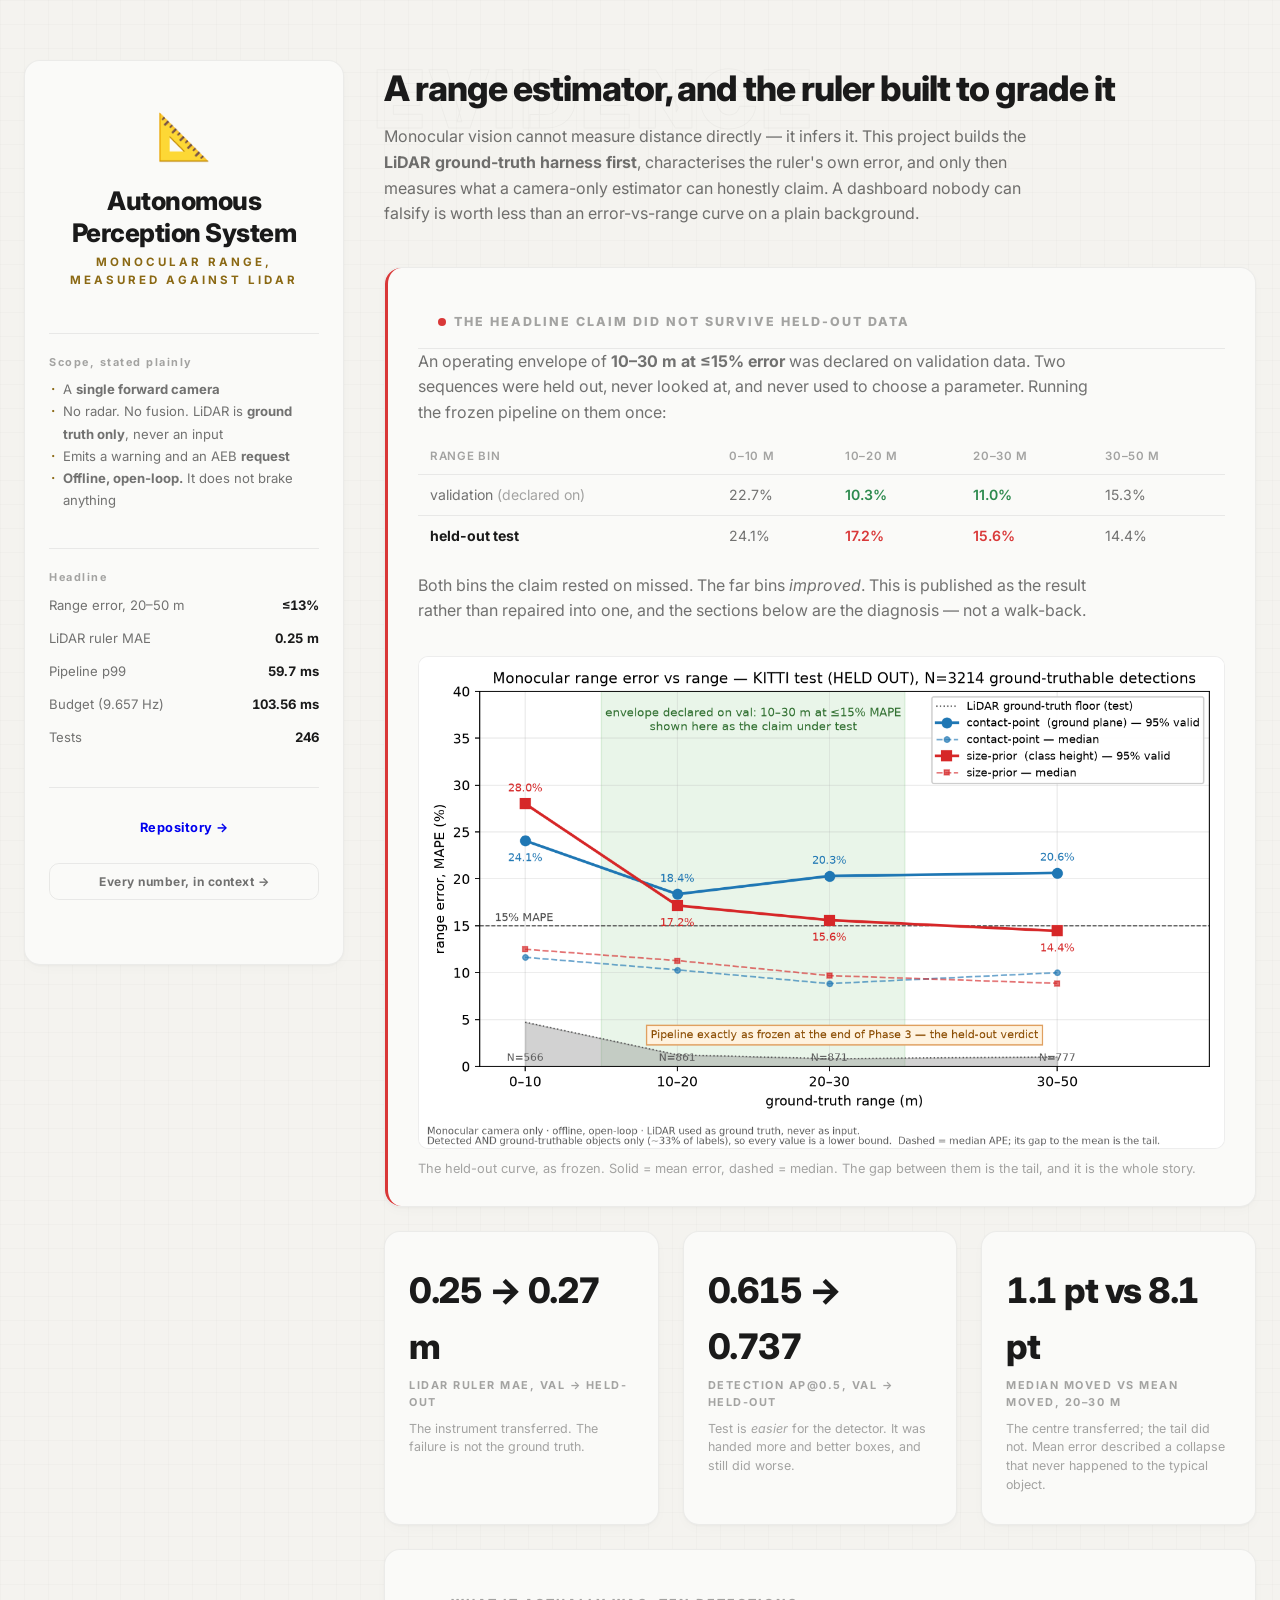
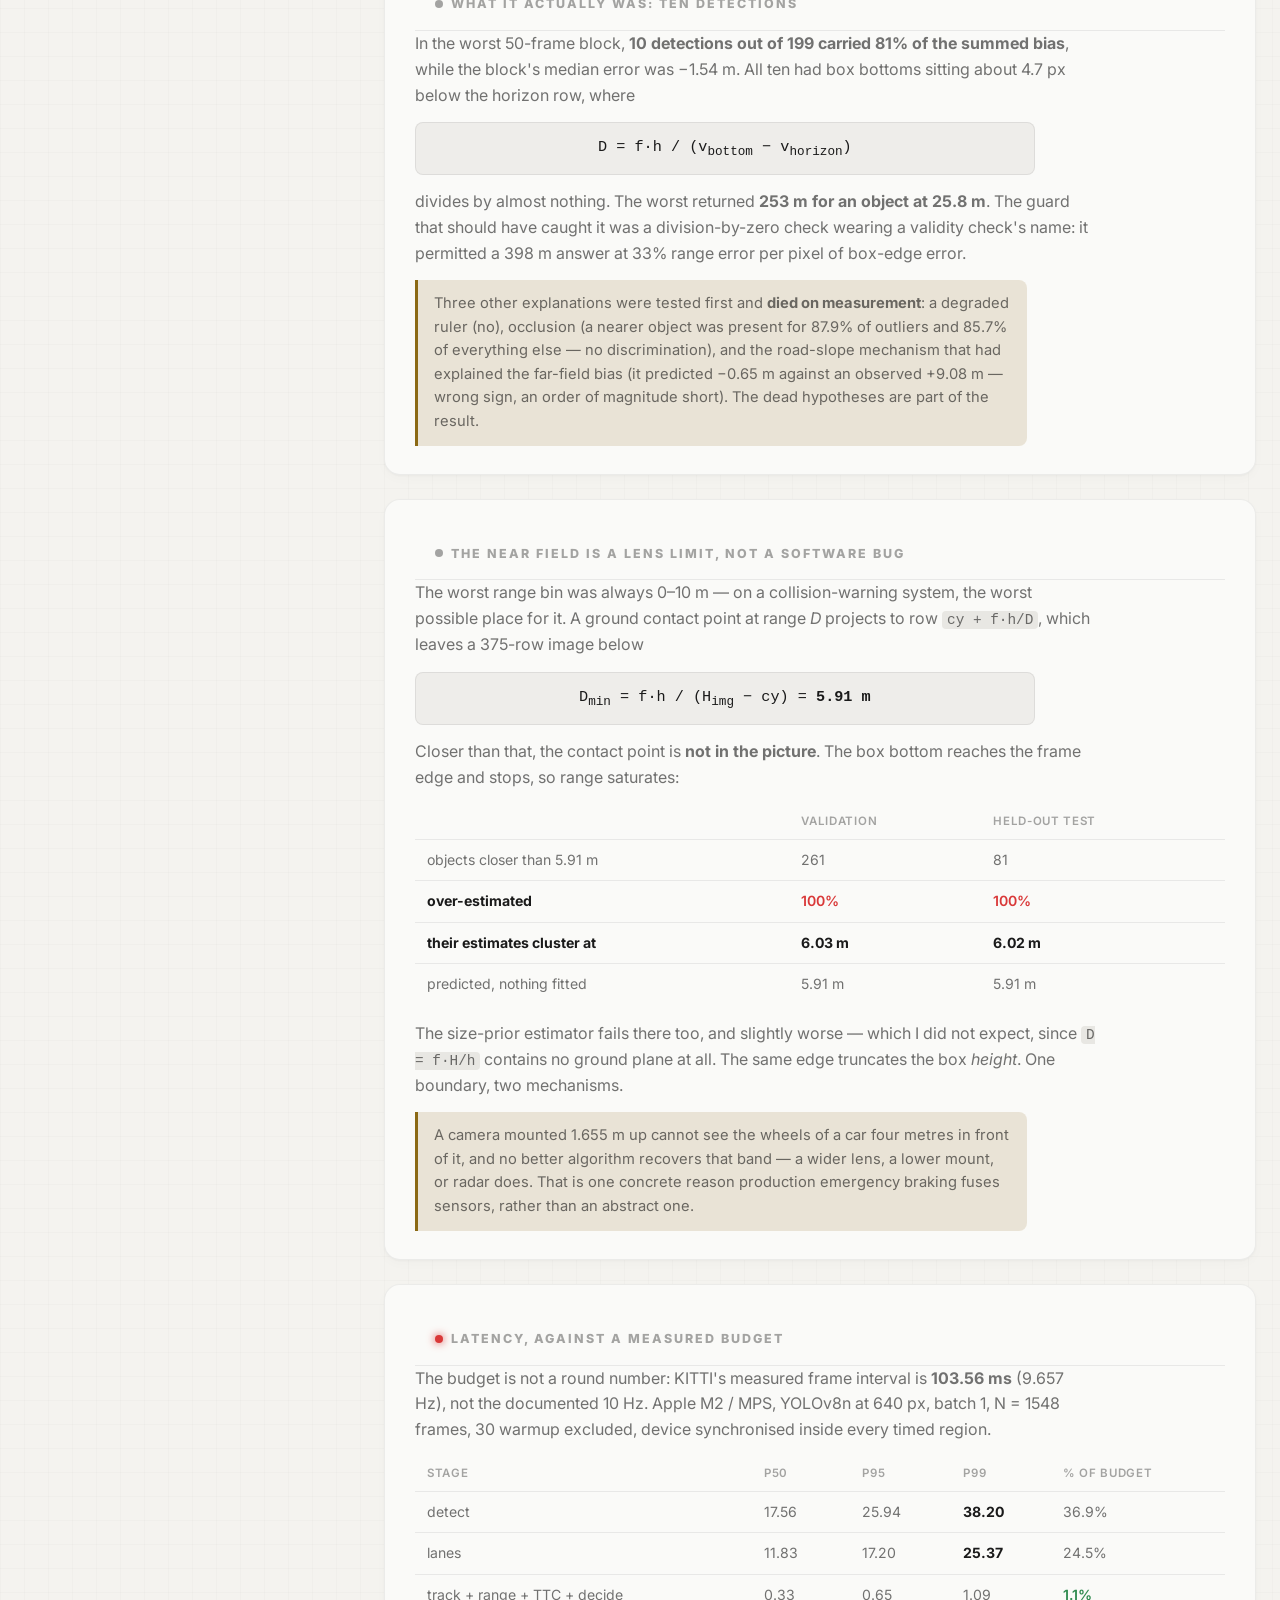
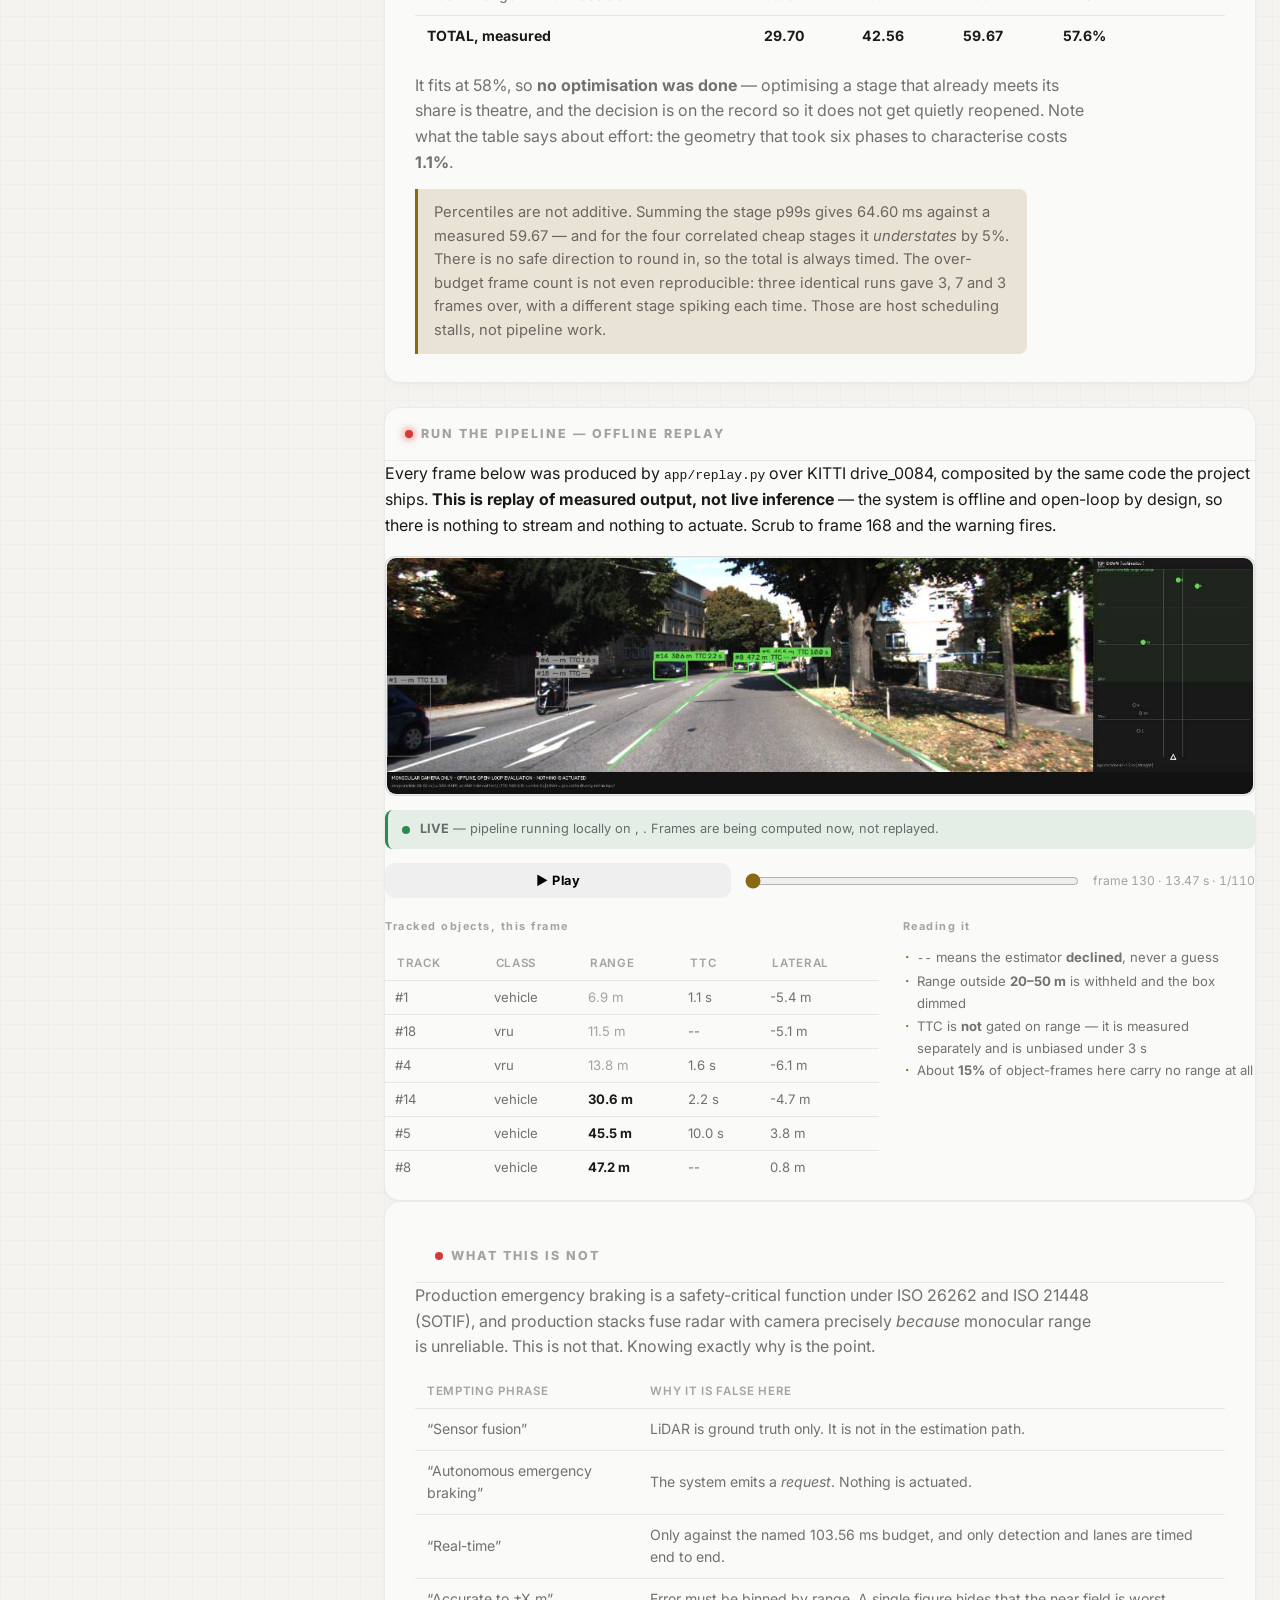
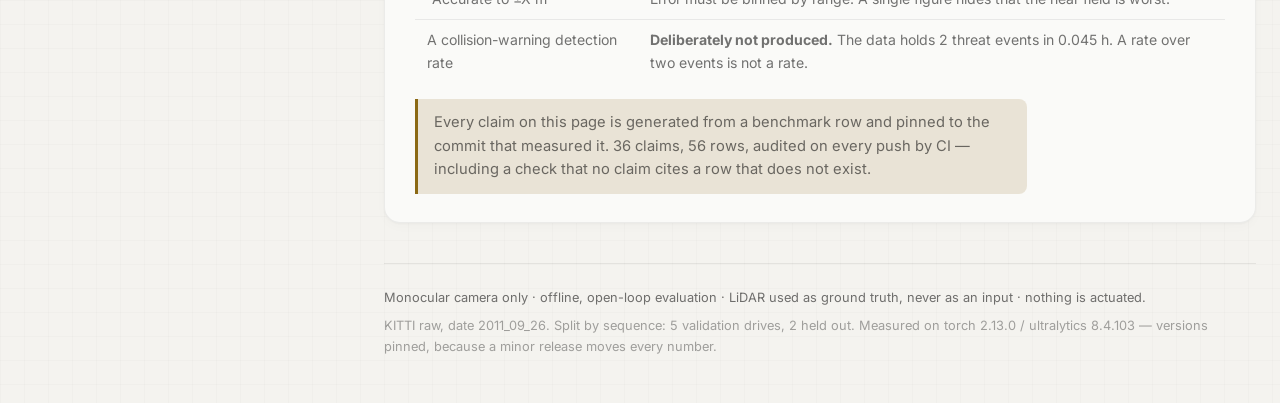
<file: site/index.html>
<!DOCTYPE html>
<html lang="en">
<head>
    <meta charset="UTF-8">
    <meta name="viewport" content="width=device-width, initial-scale=1.0">
    <title>Autonomous Perception System — error characterisation</title>
    <meta name="description" content="A monocular forward-collision-warning stack evaluated against LiDAR ground truth. Offline, open-loop. The headline claim failed on held-out data, and that is the result.">
    <link rel="preconnect" href="https://fonts.googleapis.com">
    <link rel="preconnect" href="https://fonts.gstatic.com" crossorigin>
    <link href="https://fonts.googleapis.com/css2?family=Inter:wght@300;400;500;600;700;800&display=swap" rel="stylesheet">
    <link rel="stylesheet" href="styles.css">
</head>
<body>

<div class="layout">

    <!-- ══════════ Sidebar: identity and scope ══════════ -->
    <aside class="sidebar">
        <div class="sidebar-card border-glow-card">
            <span class="edge-light"></span>
            <div class="border-glow-inner">
                <div class="hud-logo">📐</div>
                <h1 class="sidebar-name">Autonomous<br>Perception System</h1>
                <p class="sidebar-title">Monocular range, measured against LiDAR</p>

                <div class="sidebar-divider"></div>

                <div class="control-group">
                    <span class="control-label">Scope, stated plainly</span>
                    <ul class="scope-list">
                        <li>A <strong>single forward camera</strong></li>
                        <li>No radar. No fusion. LiDAR is <strong>ground truth only</strong>, never an input</li>
                        <li>Emits a warning and an AEB <strong>request</strong></li>
                        <li><strong>Offline, open-loop.</strong> It does not brake anything</li>
                    </ul>
                </div>

                <div class="sidebar-divider"></div>

                <div class="control-group">
                    <span class="control-label">Headline</span>
                    <div class="stat-row"><span>Range error, 20–50 m</span><b>≤13%</b></div>
                    <div class="stat-row"><span>LiDAR ruler MAE</span><b>0.25 m</b></div>
                    <div class="stat-row"><span>Pipeline p99</span><b>59.7 ms</b></div>
                    <div class="stat-row"><span>Budget (9.657 Hz)</span><b>103.56 ms</b></div>
                    <div class="stat-row"><span>Tests</span><b>246</b></div>
                </div>

                <div class="sidebar-divider"></div>

                <div class="control-group">
                    <a class="btn btn-control" href="https://github.com/Zura16/Autonomous-Perception-System">Repository →</a>
                    <a class="btn btn-secondary-outline" href="https://github.com/Zura16/Autonomous-Perception-System/blob/main/docs/benchmarks.md">Every number, in context →</a>
                </div>
            </div>
        </div>
    </aside>

    <!-- ══════════ Main ══════════ -->
    <main class="main-content">

        <section class="section hero">
            <div class="section-bg-title">EVIDENCE</div>
            <h2 class="section-title">A range estimator, and the ruler built to grade it</h2>
            <p class="hero-description">
                Monocular vision cannot measure distance directly — it infers it. This project
                builds the <strong>LiDAR ground-truth harness first</strong>, characterises the
                ruler's own error, and only then measures what a camera-only estimator can
                honestly claim. A dashboard nobody can falsify is worth less than an
                error-vs-range curve on a plain background.
            </p>
        </section>

        <!-- The headline: the held-out failure -->
        <div class="finding-card border-glow-card finding-negative">
            <span class="edge-light"></span>
            <div class="border-glow-inner">
                <div class="card-header">
                    <span class="card-header-dot dot-alert"></span>
                    <h3>The headline claim did not survive held-out data</h3>
                </div>
                <p>
                    An operating envelope of <strong>10–30 m at ≤15% error</strong> was declared on
                    validation data. Two sequences were held out, never looked at, and never used to
                    choose a parameter. Running the frozen pipeline on them once:
                </p>
                <div class="table-scroll">
                <table class="data-table">
                    <thead><tr><th>range bin</th><th>0–10 m</th><th>10–20 m</th><th>20–30 m</th><th>30–50 m</th></tr></thead>
                    <tbody>
                        <tr><td>validation <span class="muted">(declared on)</span></td><td>22.7%</td><td class="ok">10.3%</td><td class="ok">11.0%</td><td>15.3%</td></tr>
                        <tr><td><b>held-out test</b></td><td>24.1%</td><td class="bad">17.2%</td><td class="bad">15.6%</td><td>14.4%</td></tr>
                    </tbody>
                </table>
                </div>
                <p>
                    Both bins the claim rested on missed. The far bins <em>improved</em>. This is
                    published as the result rather than repaired into one, and the sections below
                    are the diagnosis — not a walk-back.
                </p>
                <figure>
                    <img src="figures/range_error_test.png" alt="Monocular range error versus range on the held-out KITTI test split. Both estimator curves sit above the 15% threshold across the 10–30 m band, while the dashed median curves sit well below the means." loading="lazy">
                    <figcaption>
                        The held-out curve, as frozen. Solid = mean error, dashed = median. The gap
                        between them is the tail, and it is the whole story.
                    </figcaption>
                </figure>
            </div>
        </div>

        <!-- Why it wasn't the ruler or the detector -->
        <div class="dashboard-grid">
            <div class="telemetry-card border-glow-card">
                <span class="edge-light"></span>
                <div class="border-glow-inner">
                    <span class="telemetry-number">0.25 → 0.27 m</span>
                    <span class="telemetry-label">LiDAR ruler MAE, val → held-out</span>
                    <p class="card-note">The instrument transferred. The failure is not the ground truth.</p>
                </div>
            </div>
            <div class="telemetry-card border-glow-card">
                <span class="edge-light"></span>
                <div class="border-glow-inner">
                    <span class="telemetry-number">0.615 → 0.737</span>
                    <span class="telemetry-label">Detection AP@0.5, val → held-out</span>
                    <p class="card-note">Test is <em>easier</em> for the detector. It was handed more and better boxes, and still did worse.</p>
                </div>
            </div>
            <div class="telemetry-card border-glow-card">
                <span class="edge-light"></span>
                <div class="border-glow-inner">
                    <span class="telemetry-number">1.1 pt vs 8.1 pt</span>
                    <span class="telemetry-label">Median moved vs mean moved, 20–30 m</span>
                    <p class="card-note">The centre transferred; the tail did not. Mean error described a collapse that never happened to the typical object.</p>
                </div>
            </div>
        </div>

        <!-- The diagnosis -->
        <div class="finding-card border-glow-card">
            <span class="edge-light"></span>
            <div class="border-glow-inner">
                <div class="card-header">
                    <span class="card-header-dot"></span>
                    <h3>What it actually was: ten detections</h3>
                </div>
                <p>
                    In the worst 50-frame block, <strong>10 detections out of 199 carried 81% of the
                    summed bias</strong>, while the block's median error was −1.54 m. All ten had box
                    bottoms sitting about 4.7 px below the horizon row, where
                </p>
                <p class="formula">D&nbsp;=&nbsp;f·h&nbsp;/&nbsp;(v<sub>bottom</sub>&nbsp;−&nbsp;v<sub>horizon</sub>)</p>
                <p>
                    divides by almost nothing. The worst returned <strong>253 m for an object at
                    25.8 m</strong>. The guard that should have caught it was a division-by-zero
                    check wearing a validity check's name: it permitted a 398 m answer at 33% range
                    error per pixel of box-edge error.
                </p>
                <p class="callout">
                    Three other explanations were tested first and <strong>died on measurement</strong>:
                    a degraded ruler (no), occlusion (a nearer object was present for 87.9% of
                    outliers and 85.7% of everything else — no discrimination), and the road-slope
                    mechanism that had explained the far-field bias (it predicted −0.65 m against an
                    observed +9.08 m — wrong sign, an order of magnitude short). The dead hypotheses
                    are part of the result.
                </p>
            </div>
        </div>

        <!-- The near-field limit -->
        <div class="finding-card border-glow-card">
            <span class="edge-light"></span>
            <div class="border-glow-inner">
                <div class="card-header">
                    <span class="card-header-dot"></span>
                    <h3>The near field is a lens limit, not a software bug</h3>
                </div>
                <p>
                    The worst range bin was always 0–10 m — on a collision-warning system, the worst
                    possible place for it. A ground contact point at range <em>D</em> projects to row
                    <code>cy + f·h/D</code>, which leaves a 375-row image below
                </p>
                <p class="formula">D<sub>min</sub> = f·h / (H<sub>img</sub> − cy) = <b>5.91 m</b></p>
                <p>
                    Closer than that, the contact point is <strong>not in the picture</strong>. The box
                    bottom reaches the frame edge and stops, so range saturates:
                </p>
                <div class="table-scroll">
                <table class="data-table">
                    <thead><tr><th></th><th>validation</th><th>held-out test</th></tr></thead>
                    <tbody>
                        <tr><td>objects closer than 5.91 m</td><td>261</td><td>81</td></tr>
                        <tr><td><b>over-estimated</b></td><td class="bad">100%</td><td class="bad">100%</td></tr>
                        <tr><td><b>their estimates cluster at</b></td><td><b>6.03 m</b></td><td><b>6.02 m</b></td></tr>
                        <tr><td class="muted">predicted, nothing fitted</td><td class="muted">5.91 m</td><td class="muted">5.91 m</td></tr>
                    </tbody>
                </table>
                </div>
                <p>
                    The size-prior estimator fails there too, and slightly worse — which I did not
                    expect, since <code>D = f·H/h</code> contains no ground plane at all. The same
                    edge truncates the box <em>height</em>. One boundary, two mechanisms.
                </p>
                <p class="callout">
                    A camera mounted 1.655 m up cannot see the wheels of a car four metres in front
                    of it, and no better algorithm recovers that band — a wider lens, a lower mount,
                    or radar does. That is one concrete reason production emergency braking fuses
                    sensors, rather than an abstract one.
                </p>
            </div>
        </div>

        <!-- Latency -->
        <div class="finding-card border-glow-card">
            <span class="edge-light"></span>
            <div class="border-glow-inner">
                <div class="card-header">
                    <span class="card-header-dot dot-live"></span>
                    <h3>Latency, against a measured budget</h3>
                </div>
                <p>
                    The budget is not a round number: KITTI's measured frame interval is
                    <strong>103.56 ms</strong> (9.657 Hz), not the documented 10 Hz. Apple M2 / MPS,
                    YOLOv8n at 640 px, batch 1, N = 1548 frames, 30 warmup excluded, device
                    synchronised inside every timed region.
                </p>
                <div class="table-scroll">
                <table class="data-table">
                    <thead><tr><th>stage</th><th>p50</th><th>p95</th><th>p99</th><th>% of budget</th></tr></thead>
                    <tbody>
                        <tr><td>detect</td><td>17.56</td><td>25.94</td><td><b>38.20</b></td><td>36.9%</td></tr>
                        <tr><td>lanes</td><td>11.83</td><td>17.20</td><td><b>25.37</b></td><td>24.5%</td></tr>
                        <tr><td>track + range + TTC + decide</td><td>0.33</td><td>0.65</td><td>1.09</td><td class="ok">1.1%</td></tr>
                        <tr><td><b>TOTAL, measured</b></td><td><b>29.70</b></td><td><b>42.56</b></td><td><b>59.67</b></td><td><b>57.6%</b></td></tr>
                    </tbody>
                </table>
                </div>
                <p>
                    It fits at 58%, so <strong>no optimisation was done</strong> — optimising a stage
                    that already meets its share is theatre, and the decision is on the record so it
                    does not get quietly reopened. Note what the table says about effort: the geometry
                    that took six phases to characterise costs <strong>1.1%</strong>.
                </p>
                <p class="callout">
                    Percentiles are not additive. Summing the stage p99s gives 64.60 ms against a
                    measured 59.67 — and for the four correlated cheap stages it <em>understates</em>
                    by 5%. There is no safe direction to round in, so the total is always timed. The
                    over-budget frame count is not even reproducible: three identical runs gave 3, 7
                    and 3 frames over, with a different stage spiking each time. Those are host
                    scheduling stalls, not pipeline work.
                </p>
            </div>
        </div>

        <!-- Interactive replay -->
        <div class="hud-monitor border-glow-card" id="replay">
            <span class="edge-light"></span>
            <div class="border-glow-inner">
                <div class="card-header">
                    <span class="card-header-dot dot-live"></span>
                    <h3>Run the pipeline — offline replay</h3>
                </div>
                <p>
                    Every frame below was produced by <code>app/replay.py</code> over KITTI
                    <span id="meta-drive">drive_0084</span>, composited by the same code the project
                    ships. <strong>This is replay of measured output, not live inference</strong> —
                    the system is offline and open-loop by design, so there is nothing to stream and
                    nothing to actuate. Scrub to frame 168 and the warning fires.
                </p>

                <div class="replay-stage">
                    <img id="replay-frame" alt="Replayed perception frame: camera view with tracked vehicles labelled by range and time-to-collision, and a metric top-down panel." loading="eager">
                    <div id="replay-loading" class="replay-loading"><span id="loading-text">loading frames…</span></div>
                </div>

                <div id="live-bar" class="live-bar" hidden>
                    <span class="live-dot"></span>
                    <span><b>LIVE</b> — pipeline running locally on <code id="live-drive"></code>,
                    <span id="live-device"></span>. Frames are being computed now, not replayed.</span>
                    <span id="live-timing" class="live-timing"></span>
                </div>

                <div class="replay-controls">
                    <button id="replay-play" class="btn btn-control" aria-label="Play replay">▶ Play</button>
                    <input id="replay-scrub" class="replay-scrub" type="range" min="0" value="0" step="1" aria-label="Scrub through replay frames">
                    <span id="replay-counter" class="replay-counter">0 / 0</span>
                </div>

                <div id="replay-banner" class="replay-banner" hidden></div>

                <div class="replay-panels">
                    <div class="replay-panel">
                        <span class="control-label">Tracked objects, this frame</span>
                        <div class="table-scroll">
                            <table class="data-table" id="replay-table">
                                <thead><tr><th>track</th><th>class</th><th>range</th><th>TTC</th><th>lateral</th></tr></thead>
                                <tbody></tbody>
                            </table>
                        </div>
                    </div>
                    <div class="replay-panel">
                        <span class="control-label">Reading it</span>
                        <ul class="scope-list">
                            <li><code>--</code> means the estimator <strong>declined</strong>, never a guess</li>
                            <li>Range outside <b id="meta-envelope">20–50 m</b> is withheld and the box dimmed</li>
                            <li>TTC is <strong>not</strong> gated on range — it is measured separately and is unbiased under 3 s</li>
                            <li>About <b id="meta-abstain">15%</b> of object-frames here carry no range at all</li>
                        </ul>
                    </div>
                </div>
            </div>
        </div>

        <!-- Scope discipline -->
        <div class="finding-card border-glow-card">
            <span class="edge-light"></span>
            <div class="border-glow-inner">
                <div class="card-header">
                    <span class="card-header-dot dot-alert"></span>
                    <h3>What this is not</h3>
                </div>
                <p>
                    Production emergency braking is a safety-critical function under ISO 26262 and
                    ISO 21448 (SOTIF), and production stacks fuse radar with camera precisely
                    <em>because</em> monocular range is unreliable. This is not that. Knowing exactly
                    why is the point.
                </p>
                <div class="table-scroll">
                <table class="data-table">
                    <thead><tr><th>Tempting phrase</th><th>Why it is false here</th></tr></thead>
                    <tbody>
                        <tr><td>“Sensor fusion”</td><td>LiDAR is ground truth only. It is not in the estimation path.</td></tr>
                        <tr><td>“Autonomous emergency braking”</td><td>The system emits a <em>request</em>. Nothing is actuated.</td></tr>
                        <tr><td>“Real-time”</td><td>Only against the named 103.56 ms budget, and only detection and lanes are timed end to end.</td></tr>
                        <tr><td>“Accurate to ±X m”</td><td>Error must be binned by range. A single figure hides that the near field is worst.</td></tr>
                        <tr><td>A collision-warning detection rate</td><td><strong>Deliberately not produced.</strong> The data holds 2 threat events in 0.045 h. A rate over two events is not a rate.</td></tr>
                    </tbody>
                </table>
                </div>
                <p class="callout">
                    Every claim on this page is generated from a benchmark row and pinned to the
                    commit that measured it. 36 claims, 56 rows, audited on every push by CI —
                    including a check that no claim cites a row that does not exist.
                </p>
            </div>
        </div>

        <footer class="site-footer">
            <p>
                Monocular camera only · offline, open-loop evaluation · LiDAR used as ground truth,
                never as an input · nothing is actuated.
            </p>
            <p class="muted">
                KITTI raw, date 2011_09_26. Split by sequence: 5 validation drives, 2 held out.
                Measured on torch 2.13.0 / ultralytics 8.4.103 — versions pinned, because a minor
                release moves every number.
            </p>
        </footer>

    </main>
</div>

<script src="app.js"></script>
</body>
</html>
</file>
<file: site/styles.css>
/* ================== BASE STYLES (MATCHES AALIND.ORG) ================== */
:root {
    --bg: #F4F3EF;
    --surface: #EEEDEA;
    --surface-raised: #E8E7E3;
    --border: rgba(0, 0, 0, 0.07);
    --text-primary: #1a1a1a;
    --text-secondary: rgba(0, 0, 0, 0.55);
    --text-muted: rgba(0, 0, 0, 0.35);
    --accent: #8B6914;
    --accent-glow: rgba(139, 105, 20, 0.15);
    --green: #2d8a4e;
    --red: #d93838;
    --yellow: #b58209;
    --card-bg: #FAFAF8;
    --font: 'Inter', -apple-system, BlinkMacSystemFont, 'Segoe UI', Roboto, sans-serif;

    /* Border Glow parameters matching portfolio */
    --edge-proximity: 0;
    --cursor-angle: 45deg;
    --edge-sensitivity: 25;
    --color-sensitivity: calc(var(--edge-sensitivity) + 20);
    --border-radius: 16px;
    --glow-padding: 40px;
    --cone-spread: 25;
    --fill-opacity: 0.4;
}

*, *::before, *::after {
    margin: 0;
    padding: 0;
    box-sizing: border-box;
}

body {
    font-family: var(--font);
    background-color: var(--bg);
    background-image: 
        linear-gradient(rgba(0, 0, 0, 0.015) 1px, transparent 1px),
        linear-gradient(90deg, rgba(0, 0, 0, 0.015) 1px, transparent 1px);
    background-size: 24px 24px;
    color: var(--text-primary);
    line-height: 1.6;
    overflow-x: hidden;
    -webkit-font-smoothing: antialiased;
}

/* ================== LAYOUT STYLES ================== */
.layout {
    display: flex;
    max-width: 1400px;
    margin: 0 auto;
    padding: 60px 24px 40px;
    gap: 40px;
    position: relative;
    z-index: 1;
}

/* ================== STICKY SIDEBAR ================== */
.sidebar {
    position: sticky;
    top: 60px;
    width: 320px;
    flex-shrink: 0;
    height: fit-content;
    z-index: 10;
}

.sidebar-card .border-glow-inner {
    padding: 40px 24px;
    display: flex;
    flex-direction: column;
}

.hud-logo {
    font-size: 2.8rem;
    margin-bottom: 12px;
    text-align: center;
}

.sidebar-name {
    font-size: 1.6rem;
    font-weight: 800;
    text-align: center;
    margin-bottom: 4px;
    letter-spacing: -0.5px;
}

.sidebar-title {
    font-size: 0.72rem;
    text-transform: uppercase;
    letter-spacing: 3px;
    color: var(--accent);
    font-weight: 700;
    text-align: center;
    margin-bottom: 24px;
}

.sidebar-divider {
    width: 100%;
    height: 1px;
    background: var(--border);
    margin: 20px 0;
}

/* ================== BORDER GLOW CARDS ================== */
.border-glow-card {
    --edge-proximity: 0;
    --cursor-angle: 45deg;
    position: relative;
    border-radius: var(--border-radius);
    isolation: isolate;
    transform: translate3d(0, 0, 0.01px);
    display: grid;
    border: 1px solid rgba(0, 0, 0, 0.06);
    background: var(--card-bg);
    overflow: visible;
    box-shadow: 0 1px 3px rgba(0, 0, 0, 0.04), 0 4px 12px rgba(0, 0, 0, 0.02);
    transition: transform 0.25s ease;
}

.border-glow-card:hover {
    transform: translateY(-2px);
}

.border-glow-card::before,
.border-glow-card::after,
.border-glow-card>.edge-light {
    content: "";
    position: absolute;
    inset: 0;
    border-radius: inherit;
    transition: opacity 0.25s ease-out;
    z-index: -1;
}

.border-glow-card:not(:hover):not(.sweep-active)::before,
.border-glow-card:not(:hover):not(.sweep-active)::after,
.border-glow-card:not(:hover):not(.sweep-active)>.edge-light {
    opacity: 0;
    transition: opacity 0.75s ease-in-out;
}

/* Colored mesh border overlay (Golden Hue) */
.border-glow-card::before {
    border: 1px solid transparent;
    background:
        linear-gradient(var(--card-bg) 0 100%) padding-box,
        radial-gradient(at 80% 55%, hsl(40 70% 45%) 0px, transparent 50%) border-box,
        radial-gradient(at 8% 6%, hsl(45 60% 50%) 0px, transparent 50%) border-box,
        radial-gradient(at 82% 18%, hsl(30 60% 42%) 0px, transparent 50%) border-box,
        radial-gradient(at 51% 4%, hsl(48 65% 52%) 0px, transparent 50%) border-box,
        linear-gradient(hsl(40 70% 45%) 0 100%) border-box;

    opacity: calc((var(--edge-proximity) - var(--color-sensitivity)) / (100 - var(--color-sensitivity)));

    mask-image:
        conic-gradient(from var(--cursor-angle) at center,
            black calc(var(--cone-spread) * 1%),
            transparent calc((var(--cone-spread) + 15) * 1%),
            transparent calc((100 - var(--cone-spread) - 15) * 1%),
            black calc((100 - var(--cone-spread)) * 1%));
    -webkit-mask-image:
        conic-gradient(from var(--cursor-angle) at center,
            black calc(var(--cone-spread) * 1%),
            transparent calc((var(--cone-spread) + 15) * 1%),
            transparent calc((100 - var(--cone-spread) - 15) * 1%),
            black calc((100 - var(--cone-spread)) * 1%));
}

/* Background Soft Glow */
.border-glow-card::after {
    border: 1px solid transparent;
    background:
        radial-gradient(at 80% 55%, hsl(40 70% 45%) 0px, transparent 50%) padding-box,
        radial-gradient(at 8% 6%, hsl(45 60% 50%) 0px, transparent 50%) padding-box,
        radial-gradient(at 51% 4%, hsl(48 65% 52%) 0px, transparent 50%) padding-box;

    mask-image:
        linear-gradient(to bottom, black, black),
        radial-gradient(ellipse at 50% 50%, black 40%, transparent 65%),
        conic-gradient(from var(--cursor-angle) at center, transparent 5%, black 15%, black 85%, transparent 95%);
    -webkit-mask-image:
        linear-gradient(to bottom, black, black),
        radial-gradient(ellipse at 50% 50%, black 40%, transparent 65%),
        conic-gradient(from var(--cursor-angle) at center, transparent 5%, black 15%, black 85%, transparent 95%);
    
    mask-composite: subtract, add;
    -webkit-mask-composite: source-out, source-over;
    opacity: calc(var(--fill-opacity) * (var(--edge-proximity) - var(--color-sensitivity)) / (100 - var(--color-sensitivity)));
    mix-blend-mode: soft-light;
}

.border-glow-inner {
    display: flex;
    flex-direction: column;
    position: relative;
    overflow: hidden;
    z-index: 1;
    border-radius: inherit;
}

/* ================== MAIN CONTENT PANEL ================== */
.main-content {
    flex: 1;
    min-width: 0;
}

/* Heading with big muted outlines */
.section {
    position: relative;
    margin-bottom: 40px;
}

.section-bg-title {
    position: absolute;
    top: -25px;
    left: -10px;
    font-size: 5rem;
    font-weight: 900;
    color: transparent;
    -webkit-text-stroke: 1px rgba(0, 0, 0, 0.03);
    user-select: none;
    pointer-events: none;
    letter-spacing: 4px;
}

.section-title {
    font-size: 2.2rem;
    font-weight: 800;
    letter-spacing: -1px;
    color: var(--text-primary);
    margin-bottom: 8px;
    position: relative;
}

.hero-description {
    font-size: 1rem;
    color: var(--text-secondary);
    max-width: 680px;
    margin-bottom: 24px;
}

/* ================== CONTROL FORM STYLES ================== */
.control-group {
    display: flex;
    flex-direction: column;
    gap: 6px;
    margin-bottom: 16px;
}

.control-label {
    font-size: 0.68rem;
    font-weight: 700;
    letter-spacing: 1.5px;
    color: var(--text-muted);
}

.form-select, .form-input {
    width: 100%;
    padding: 10px 14px;
    background: var(--surface);
    border: 1px solid var(--border);
    border-radius: 8px;
    font-family: var(--font);
    font-size: 0.85rem;
    color: var(--text-primary);
    outline: none;
    transition: all 0.25s ease;
}

.form-select:focus, .form-input:focus {
    border-color: var(--accent);
    background: var(--card-bg);
}

/* Toggle Switch */
.toggle-container {
    display: flex;
    align-items: center;
    cursor: pointer;
    position: relative;
    gap: 12px;
}

.toggle-container input {
    opacity: 0;
    width: 0;
    height: 0;
}

.toggle-slider {
    position: relative;
    display: inline-block;
    width: 44px;
    height: 22px;
    background-color: var(--surface-raised);
    transition: .4s;
    border-radius: 34px;
    border: 1px solid var(--border);
}

.toggle-slider:before {
    position: absolute;
    content: "";
    height: 14px;
    width: 14px;
    left: 3px;
    bottom: 3px;
    background-color: var(--text-secondary);
    transition: .4s;
    border-radius: 50%;
}

input:checked + .toggle-slider {
    background-color: var(--accent-glow);
    border-color: var(--accent);
}

input:checked + .toggle-slider:before {
    transform: translateX(22px);
    background-color: var(--accent);
}

.toggle-label {
    margin-top: 2px;
}

/* Status Badge */
.badge {
    padding: 6px 12px;
    font-size: 0.72rem;
    font-weight: 700;
    border-radius: 50px;
    text-align: center;
    width: fit-content;
    letter-spacing: 1px;
}

.badge-active {
    background: rgba(45, 138, 78, 0.15);
    color: var(--green);
    border: 1px solid rgba(45, 138, 78, 0.3);
}

.badge-paused {
    background: rgba(181, 130, 9, 0.15);
    color: var(--yellow);
    border: 1px solid rgba(181, 130, 9, 0.3);
}

.badge-inactive {
    background: rgba(0, 0, 0, 0.05);
    color: var(--text-secondary);
    border: 1px solid var(--border);
}

/* Control Buttons & Button Group */
.button-group {
    display: flex;
    gap: 8px;
}

.btn {
    width: 100%;
    padding: 10px 12px;
    border-radius: 10px;
    font-family: var(--font);
    font-size: 0.8rem;
    font-weight: 700;
    letter-spacing: 0.5px;
    border: none;
    cursor: pointer;
    transition: all 0.25s ease;
    display: inline-flex;
    align-items: center;
    justify-content: center;
    gap: 6px;
}

.btn-control {
    flex: 1;
    padding: 10px 6px;
}

.btn-play {
    background: var(--green);
    color: white;
}

.btn-play:hover:not(:disabled) {
    background: #236c3d;
    transform: translateY(-1px);
}

.btn-pause {
    background: var(--yellow);
    color: white;
}

.btn-pause:hover:not(:disabled) {
    background: #946906;
    transform: translateY(-1px);
}

.btn-stop {
    background: var(--surface-raised);
    color: var(--text-secondary);
    border: 1px solid var(--border);
}

.btn-stop:hover:not(:disabled) {
    background: var(--red);
    color: white;
    transform: translateY(-1px);
}

.btn:disabled {
    opacity: 0.45;
    cursor: not-allowed;
    transform: none !important;
}

/* Preset & Obstacle Spawner Buttons */
.preset-grid {
    display: grid;
    grid-template-columns: 1fr 1fr;
    gap: 6px;
    margin-bottom: 8px;
}

.btn-preset {
    padding: 8px 6px;
    font-size: 0.73rem;
    background: var(--surface);
    color: var(--text-primary);
    border: 1px solid var(--border);
}

.btn-preset:hover {
    background: var(--card-bg);
    border-color: var(--accent);
    color: var(--accent);
}

.btn-danger-preset {
    grid-column: span 2;
    background: rgba(217, 56, 56, 0.06);
    color: var(--red);
    border-color: rgba(217, 56, 56, 0.2);
}

.btn-danger-preset:hover {
    background: var(--red);
    color: white;
}

.btn-secondary-outline {
    background: transparent;
    border: 1px solid var(--border);
    color: var(--text-secondary);
    font-size: 0.75rem;
    padding: 8px;
}

.btn-secondary-outline:hover {
    background: rgba(0, 0, 0, 0.05);
    color: var(--text-primary);
}

.radar-tip {
    font-size: 0.68rem;
    color: var(--text-muted);
    text-align: center;
    margin-top: 6px;
    font-weight: 500;
}

.radar-container canvas {
    cursor: crosshair;
    border-radius: 8px;
    transition: box-shadow 0.2s ease;
}

.radar-container canvas:hover {
    box-shadow: 0 0 10px rgba(139, 105, 20, 0.15);
}

/* ================== DASHBOARD GRID ================== */
.dashboard-grid {
    display: grid;
    grid-template-columns: 3fr 2fr;
    gap: 24px;
}

/* Header style inside cards */
.card-header {
    display: flex;
    align-items: center;
    gap: 8px;
    padding: 16px 20px;
    border-bottom: 1px solid var(--border);
}

.card-header h3 {
    font-size: 0.78rem;
    font-weight: 800;
    letter-spacing: 2px;
    color: var(--text-muted);
    text-transform: uppercase;
}

.card-header-dot {
    width: 8px;
    height: 8px;
    border-radius: 50%;
    background: var(--text-muted);
}

.dot-live {
    background: var(--red);
    box-shadow: 0 0 8px var(--red);
    animation: pulse-dot 2s infinite;
}

@keyframes pulse-dot {
    0% { opacity: 0.4; }
    50% { opacity: 1; }
    100% { opacity: 0.4; }
}

/* ================== HUD MONITOR ================== */
.hud-monitor {
    grid-column: span 1;
}

.video-container {
    position: relative;
    width: 100%;
    aspect-ratio: 16/9;
    background: #000;
}

.video-feed {
    width: 100%;
    height: 100%;
    object-fit: contain;
    display: block;
}

.video-placeholder-overlay {
    position: absolute;
    inset: 0;
    background: rgba(26, 26, 26, 0.95);
    display: flex;
    align-items: center;
    justify-content: center;
    color: var(--text-muted);
    font-size: 1.1rem;
    font-weight: 700;
    letter-spacing: 2px;
}

.hidden {
    display: none !important;
}

/* ================== RADAR CONTAINER ================== */
.radar-card {
    grid-column: span 1;
}

.radar-container {
    display: flex;
    align-items: center;
    justify-content: center;
    padding: 12px;
    background: #FAFAF8;
    height: 100%;
}

#radar-canvas {
    max-width: 100%;
    height: auto;
}

/* ================== TELEMETRY CARDS ================== */
.telemetry-card {
    grid-column: span 1;
}

.telemetry-card .border-glow-inner {
    padding: 30px 24px;
    text-align: center;
    align-items: center;
}

.telemetry-number {
    font-size: 2.2rem;
    font-weight: 800;
    letter-spacing: -1.5px;
    color: var(--text-primary);
    margin-bottom: 2px;
}

.telemetry-label {
    font-size: 0.68rem;
    font-weight: 700;
    letter-spacing: 1.5px;
    color: var(--text-muted);
    text-transform: uppercase;
}

/* Curvature, offset, and action command state colors */
#val-action {
    color: var(--green);
}

.warn-ttc #val-action {
    color: var(--yellow);
}

.brake-ttc #val-action {
    color: var(--red);
    animation: flash-red-text 1s infinite alternate;
}

@keyframes flash-red-text {
    from { color: var(--red); }
    to { color: #801214; }
}

/* ================== THREAT LEDGER ================== */
.alerts-card {
    grid-column: span 2;
}

.alerts-list {
    padding: 20px;
    display: flex;
    flex-direction: column;
    gap: 12px;
    min-height: 100px;
    max-height: 220px;
    overflow-y: auto;
}

.alert-item {
    padding: 12px 18px;
    border-radius: 8px;
    font-size: 0.88rem;
    font-weight: 600;
    display: flex;
    align-items: center;
    gap: 12px;
    border: 1px solid transparent;
}

.alert-clear {
    background: rgba(45, 138, 78, 0.05);
    color: var(--green);
    border-color: rgba(45, 138, 78, 0.15);
}

.alert-warning {
    background: rgba(181, 130, 9, 0.08);
    color: var(--yellow);
    border-color: rgba(181, 130, 9, 0.2);
}

.alert-critical {
    background: rgba(217, 56, 56, 0.08);
    color: var(--red);
    border-color: rgba(217, 56, 56, 0.25);
    font-weight: 700;
    animation: pulse-border 1.5s infinite;
}

@keyframes pulse-border {
    0% { border-color: rgba(217, 56, 56, 0.25); }
    50% { border-color: rgba(217, 56, 56, 0.7); }
    100% { border-color: rgba(217, 56, 56, 0.25); }
}

/* ================== RESPONSIVE MEDIA STYLES ================== */
@media (max-width: 1024px) {
    .layout {
        flex-direction: column;
        padding-top: 40px;
    }
    
    .sidebar {
        width: 100%;
        position: static;
    }
    
    .dashboard-grid {
        grid-template-columns: 1fr;
    }
    
    .hud-monitor, .radar-card, .telemetry-card, .alerts-card {
        grid-column: span 1;
    }
}

/* ================== EVIDENCE PAGE ==================
   Added when the page changed from a (broken) live-control client for the
   archived v1 backend into a static evidence page. The card system, palette and
   border-glow above are unchanged. */

/* The old grid was a fixed 3fr/2fr video+radar split. The evidence page uses it
   for equal-weight stat cards, and must collapse rather than squeeze. */
.dashboard-grid {
    grid-template-columns: repeat(auto-fit, minmax(230px, 1fr));
    margin-bottom: 24px;
}

.finding-card {
    margin-bottom: 24px;
}

.finding-card .border-glow-inner {
    padding: 28px 30px;
}

.finding-card p {
    color: var(--text-secondary);
    margin-bottom: 14px;
    max-width: 68ch;
}

.finding-card p:last-child { margin-bottom: 0; }

.finding-card code {
    font-family: ui-monospace, SFMono-Regular, Menlo, monospace;
    font-size: 0.9em;
    background: var(--surface-raised);
    padding: 1px 5px;
    border-radius: 4px;
}

/* A negative result is the most important thing on this page, so it is marked
   rather than buried. */
.finding-negative .border-glow-inner {
    border-left: 3px solid var(--red);
}

.dot-alert { background: var(--red) !important; }

.formula {
    font-family: ui-monospace, SFMono-Regular, Menlo, monospace;
    background: var(--surface);
    border: 1px solid var(--border);
    border-radius: 8px;
    padding: 12px 16px;
    text-align: center;
    color: var(--text-primary) !important;
    font-size: 0.95rem;
}

.callout {
    border-left: 3px solid var(--accent);
    background: var(--accent-glow);
    padding: 12px 16px;
    border-radius: 0 8px 8px 0;
    font-size: 0.92rem;
}

/* ── tables ───────────────────────────────────────── */
/* Tables are the only element allowed to scroll sideways; the page body must
   never. */
.table-scroll {
    overflow-x: auto;
    margin: 0 0 16px;
    -webkit-overflow-scrolling: touch;
}

.data-table {
    width: 100%;
    border-collapse: collapse;
    font-size: 0.88rem;
    min-width: 420px;
}

.data-table th {
    text-align: left;
    font-weight: 600;
    font-size: 0.72rem;
    letter-spacing: 0.06em;
    text-transform: uppercase;
    color: var(--text-muted);
    padding: 8px 12px;
    border-bottom: 1px solid var(--border);
    white-space: nowrap;
}

.data-table td {
    padding: 9px 12px;
    border-bottom: 1px solid var(--border);
    color: var(--text-secondary);
}

.data-table tr:last-child td { border-bottom: none; }
.data-table b { color: var(--text-primary); }
.data-table .ok  { color: var(--green); font-weight: 600; }
.data-table .bad { color: var(--red);   font-weight: 600; }
.muted { color: var(--text-muted); }

/* ── figures ──────────────────────────────────────── */
.finding-card figure,
.hud-monitor figure { margin: 18px 0 0; }

.finding-card img,
.hud-monitor img {
    width: 100%;
    height: auto;
    display: block;
    border-radius: 10px;
    border: 1px solid var(--border);
    background: #fff;
}

figcaption {
    font-size: 0.8rem;
    color: var(--text-muted);
    margin-top: 10px;
    line-height: 1.5;
}

/* ── sidebar additions ────────────────────────────── */
.scope-list {
    list-style: none;
    font-size: 0.82rem;
    color: var(--text-secondary);
    line-height: 1.7;
}

.scope-list li { padding-left: 14px; position: relative; }
.scope-list li::before {
    content: "·";
    position: absolute;
    left: 2px;
    color: var(--accent);
    font-weight: 700;
}

.stat-row {
    display: flex;
    justify-content: space-between;
    align-items: baseline;
    gap: 12px;
    font-size: 0.82rem;
    color: var(--text-secondary);
    padding: 3px 0;
}

.stat-row b {
    color: var(--text-primary);
    font-variant-numeric: tabular-nums;
}

.sidebar-name { line-height: 1.25; }

/* Buttons are links now -- there is no backend to control. */
a.btn {
    display: block;
    text-align: center;
    text-decoration: none;
    margin-bottom: 8px;
}

.card-note {
    font-size: 0.78rem;
    color: var(--text-muted);
    margin-top: 8px;
    line-height: 1.5;
}

.telemetry-card .border-glow-inner { text-align: left; }
.telemetry-number { font-variant-numeric: tabular-nums; }

.site-footer {
    margin-top: 40px;
    padding-top: 24px;
    border-top: 1px solid var(--border);
    font-size: 0.8rem;
    color: var(--text-secondary);
}

.site-footer p { margin-bottom: 8px; }

/* ── responsive ───────────────────────────────────── */
@media (max-width: 900px) {
    .layout {
        flex-direction: column;
        padding: 32px 16px;
        gap: 24px;
    }
    .sidebar { position: static; width: 100%; }
    .finding-card .border-glow-inner { padding: 22px 18px; }
    .section-bg-title { display: none; }
}

/* ── offline replay player ────────────────────────── */
.replay-stage {
    position: relative;
    margin: 18px 0 0;
    background: var(--surface);
    border: 1px solid var(--border);
    border-radius: 10px;
    overflow: hidden;
    min-height: 120px;
}

#replay-frame {
    width: 100%;
    height: auto;
    display: block;
}

.replay-loading {
    position: absolute;
    inset: 0;
    display: flex;
    align-items: center;
    justify-content: center;
    background: rgba(244, 243, 239, 0.82);
    font-size: 0.78rem;
    letter-spacing: 0.06em;
    text-transform: uppercase;
    color: var(--text-muted);
    pointer-events: none;
    transition: opacity 0.3s ease;
}

.replay-loading.hidden { opacity: 0; }

.replay-controls {
    display: flex;
    align-items: center;
    gap: 14px;
    margin-top: 14px;
}

.replay-controls .btn { margin: 0; white-space: nowrap; min-width: 100px; }

.replay-scrub {
    flex: 1;
    accent-color: var(--accent);
    cursor: pointer;
    min-width: 80px;
}

.replay-counter {
    font-size: 0.76rem;
    color: var(--text-muted);
    font-variant-numeric: tabular-nums;
    white-space: nowrap;
}

.replay-banner {
    margin-top: 12px;
    padding: 9px 14px;
    border-radius: 8px;
    font-size: 0.8rem;
    font-weight: 600;
    letter-spacing: 0.06em;
    text-transform: uppercase;
}

.banner-warn {
    background: rgba(181, 130, 9, 0.14);
    color: var(--yellow);
    border-left: 3px solid var(--yellow);
}

.banner-aeb {
    background: rgba(217, 56, 56, 0.12);
    color: var(--red);
    border-left: 3px solid var(--red);
}

.replay-panels {
    display: grid;
    grid-template-columns: 1.4fr 1fr;
    gap: 24px;
    margin-top: 20px;
}

.replay-panel .control-label { display: block; margin-bottom: 10px; }
.replay-panel .data-table { min-width: 0; font-size: 0.82rem; }
.replay-panel .data-table td { padding: 6px 10px; }
.row-warn td { background: rgba(217, 56, 56, 0.07); }

@media (max-width: 760px) {
    .replay-panels { grid-template-columns: 1fr; gap: 18px; }
    .replay-controls { flex-wrap: wrap; }
    .replay-scrub { order: 3; flex-basis: 100%; }
}

/* ── live mode (visible only when tools/serve.py is serving) ── */
.live-bar {
    display: flex;
    align-items: center;
    gap: 10px;
    flex-wrap: wrap;
    margin-top: 14px;
    padding: 9px 14px;
    border-radius: 8px;
    background: rgba(45, 138, 78, 0.10);
    border-left: 3px solid var(--green);
    font-size: 0.8rem;
    color: var(--text-secondary);
}

.live-dot {
    width: 8px; height: 8px; border-radius: 50%;
    background: var(--green);
    animation: live-pulse 1.6s ease-in-out infinite;
    flex: none;
}

@keyframes live-pulse { 0%,100% { opacity: 1; } 50% { opacity: 0.25; } }
@media (prefers-reduced-motion: reduce) { .live-dot { animation: none; } }

.live-timing {
    margin-left: auto;
    font-variant-numeric: tabular-nums;
    color: var(--text-muted);
    white-space: nowrap;
}

.live-timing.over-budget { color: var(--red); font-weight: 600; }
</file>
